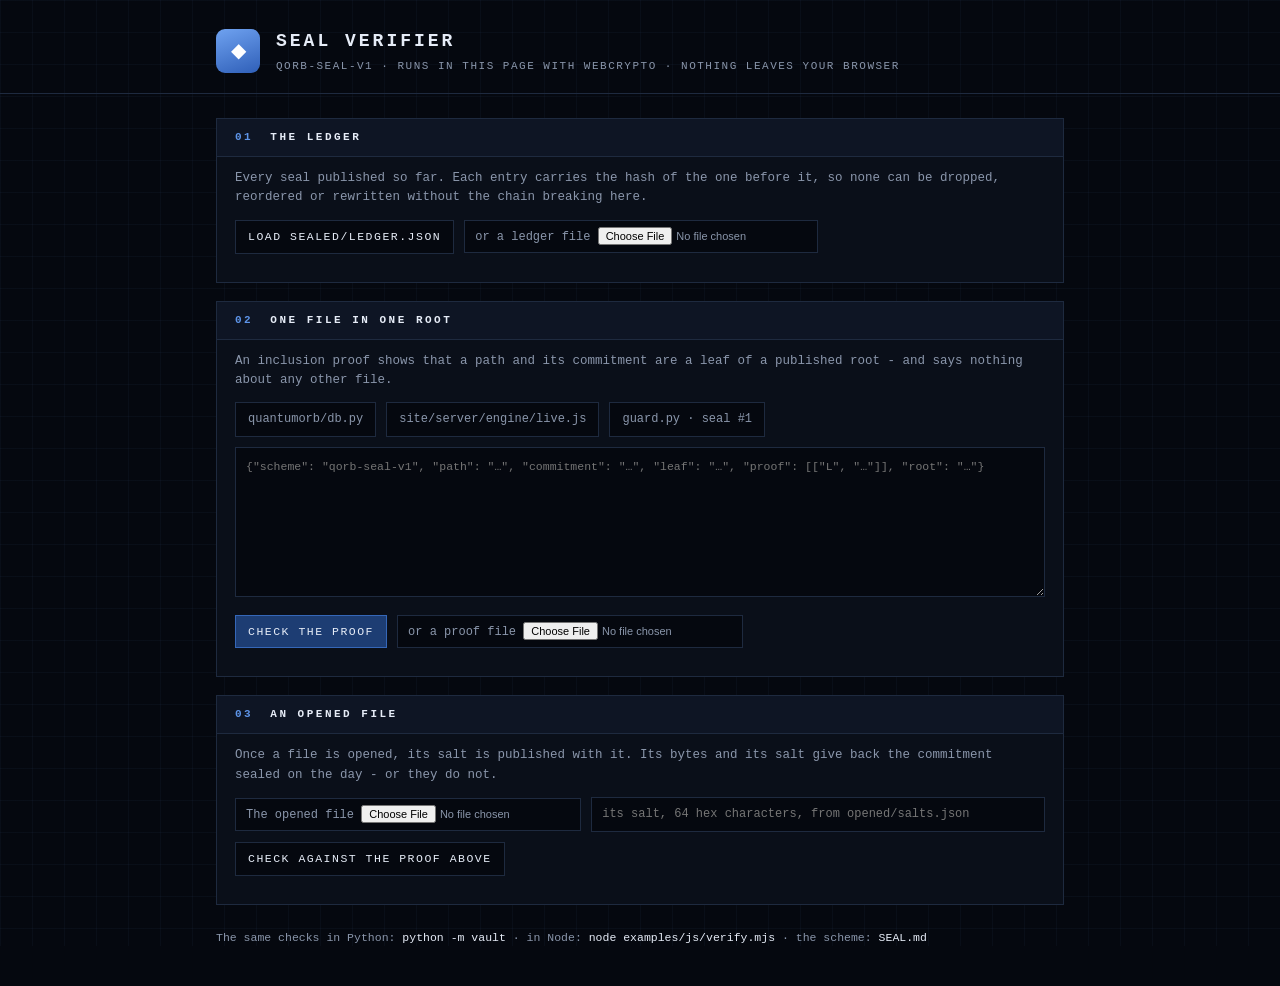
<file: examples/browser/index.html>
<!doctype html>
<html lang="en">
<head>
<meta charset="utf-8">
<meta name="viewport" content="width=device-width, initial-scale=1">
<meta http-equiv="Content-Security-Policy" content="default-src 'self'; style-src 'self'; script-src 'self'; connect-src 'self'; img-src 'self' data:">
<title>Seal verifier</title>
<link rel="icon" href="data:,">
<link rel="stylesheet" href="style.css">
<script type="module" src="app.js"></script>
</head>
<body>
<header class="bar">
  <div class="mark" aria-hidden="true">◆</div>
  <div>
    <h1>Seal verifier</h1>
    <p class="sub">qorb-seal-v1 · runs in this page with WebCrypto · nothing leaves your browser</p>
  </div>
</header>

<main>
  <section class="panel" id="ledger-panel">
    <div class="head"><span>01</span> The ledger</div>
    <p class="note">Every seal published so far. Each entry carries the hash of the one before it, so none can be dropped,
      reordered or rewritten without the chain breaking here.</p>
    <div class="row">
      <button type="button" id="load-ledger">Load sealed/ledger.json</button>
      <label class="file">or a ledger file <input type="file" id="ledger-file" accept=".json,application/json"></label>
    </div>
    <div class="out" id="ledger-out" aria-live="polite"></div>
    <table class="seals" id="seals" hidden>
      <thead><tr><th>#</th><th>Sealed (UTC)</th><th>Files</th><th>Lines</th><th>Root</th></tr></thead>
      <tbody></tbody>
    </table>
  </section>

  <section class="panel" id="proof-panel">
    <div class="head"><span>02</span> One file in one root</div>
    <p class="note">An inclusion proof shows that a path and its commitment are a leaf of a published root - and says
      nothing about any other file.</p>
    <div class="row" id="examples"></div>
    <textarea id="proof" spellcheck="false" placeholder='{"scheme": "qorb-seal-v1", "path": "…", "commitment": "…", "leaf": "…", "proof": [["L", "…"]], "root": "…"}'></textarea>
    <div class="row">
      <button type="button" id="check-proof" class="primary">Check the proof</button>
      <label class="file">or a proof file <input type="file" id="proof-file" accept=".json,application/json"></label>
    </div>
    <div class="out" id="proof-out" aria-live="polite"></div>
  </section>

  <section class="panel" id="opened-panel">
    <div class="head"><span>03</span> An opened file</div>
    <p class="note">Once a file is opened, its salt is published with it. Its bytes and its salt give back the commitment
      sealed on the day - or they do not.</p>
    <div class="row">
      <label class="file">The opened file <input type="file" id="opened-file"></label>
      <input type="text" id="salt" placeholder="its salt, 64 hex characters, from opened/salts.json" spellcheck="false" autocomplete="off">
    </div>
    <div class="row"><button type="button" id="check-opened">Check against the proof above</button></div>
    <div class="out" id="opened-out" aria-live="polite"></div>
  </section>
</main>

<footer>
  The same checks in Python: <code>python -m vault</code> · in Node: <code>node examples/js/verify.mjs</code> ·
  the scheme: <code>SEAL.md</code>
</footer>
</body>
</html>
</file>
<file: examples/browser/style.css>
/* The verifier page: the project's dark terminal look, system fonts only (the page loads nothing from
   outside this repository). */

:root {
  --bg: #05080f;
  --panel: #0a0f19;
  --head: #0e1524;
  --line: #1e2a3f;
  --fg: #e6ecf7;
  --dim: #8a96ab;
  --blue: #5d94e8;
  --green: #3ccf8e;
  --red: #ef5d5d;
  --amber: #f0b44c;
  --mono: ui-monospace, 'SFMono-Regular', Menlo, Consolas, 'Liberation Mono', monospace;
}

* { box-sizing: border-box; }

html, body {
  margin: 0;
  background: var(--bg);
  color: var(--fg);
  font: 14px/1.55 var(--mono);
}

body {
  background-image:
    linear-gradient(rgba(93, 148, 232, .045) 1px, transparent 1px),
    linear-gradient(90deg, rgba(93, 148, 232, .045) 1px, transparent 1px);
  background-size: 32px 32px;
  min-height: 100vh;
}

.bar {
  display: flex;
  gap: 16px;
  align-items: center;
  padding: 28px max(16px, calc(50% - 424px)) 18px;
  border-bottom: 1px solid var(--line);
}

.mark {
  width: 44px;
  height: 44px;
  display: grid;
  place-items: center;
  border-radius: 9px;
  background: linear-gradient(160deg, #6fa2f0, #2f5fb8);
  color: #fff;
  font-size: 20px;
}

h1 { margin: 0; font-size: 18px; letter-spacing: 3px; text-transform: uppercase; }
.sub { margin: 2px 0 0; color: var(--dim); font-size: 11px; letter-spacing: 1.5px; text-transform: uppercase; }

main {
  max-width: 880px;
  margin: 24px auto;
  padding: 0 16px;
  display: grid;
  gap: 18px;
}

.panel {
  border: 1px solid var(--line);
  background: var(--panel);
  padding: 0 18px 18px;
}

.head {
  margin: 0 -18px 12px;
  padding: 10px 18px;
  background: var(--head);
  border-bottom: 1px solid var(--line);
  font-size: 11px;
  font-weight: 700;
  letter-spacing: 2.5px;
  text-transform: uppercase;
}

.head span { color: var(--blue); margin-right: 8px; }
.note { margin: 0 0 12px; color: var(--dim); font-size: 12.5px; }

.row {
  display: flex;
  flex-wrap: wrap;
  gap: 10px;
  align-items: center;
  margin: 10px 0;
}

button, .file, input[type=text], textarea {
  font: inherit;
  color: var(--fg);
  background: var(--bg);
  border: 1px solid var(--line);
}

button {
  padding: 7px 12px;
  font-size: 11.5px;
  letter-spacing: 1.5px;
  text-transform: uppercase;
  cursor: pointer;
}

button:hover { border-color: var(--blue); color: var(--blue); }
button.primary { background: #1d3d73; border-color: #3567b8; }
button.primary:hover { color: #fff; background: #24508f; }
button.chip { text-transform: none; letter-spacing: 0; font-size: 12px; color: var(--dim); }

.file { padding: 6px 10px; font-size: 12px; color: var(--dim); cursor: pointer; }
.file input { max-width: 210px; color: var(--dim); font-size: 11px; }

input[type=text] { flex: 1 1 320px; padding: 7px 10px; font-size: 12px; }

textarea {
  width: 100%;
  min-height: 150px;
  padding: 10px;
  font-size: 11.5px;
  resize: vertical;
}

input:focus, textarea:focus, button:focus-visible { outline: 1px solid var(--blue); outline-offset: 1px; }

.out { margin-top: 8px; font-size: 12.5px; word-break: break-all; }
.line { padding: 3px 0; }
.line b { display: inline-block; min-width: 44px; letter-spacing: 1px; }
.line.ok b { color: var(--green); }
.line.fail b { color: var(--red); }
.line.info { color: var(--dim); }
.line.info b { color: var(--amber); }

.seals { width: 100%; margin-top: 10px; border-collapse: collapse; font-size: 12px; }
.seals th, .seals td { padding: 6px 8px; border-bottom: 1px solid var(--line); text-align: left; }
.seals th { color: var(--dim); font-weight: 400; font-size: 10.5px; letter-spacing: 1.5px; text-transform: uppercase; }
.seals td:nth-child(3), .seals td:nth-child(4) { text-align: right; font-variant-numeric: tabular-nums; }
.seals th:nth-child(3), .seals th:nth-child(4) { text-align: right; }
.seals td:last-child { color: var(--blue); }

footer {
  max-width: 880px;
  margin: 8px auto 40px;
  padding: 0 16px;
  color: var(--dim);
  font-size: 11.5px;
}

code { color: var(--fg); }

@media (max-width: 560px) {
  .bar { padding-top: 20px; }
  .file input { max-width: 100%; }
}
</file>
